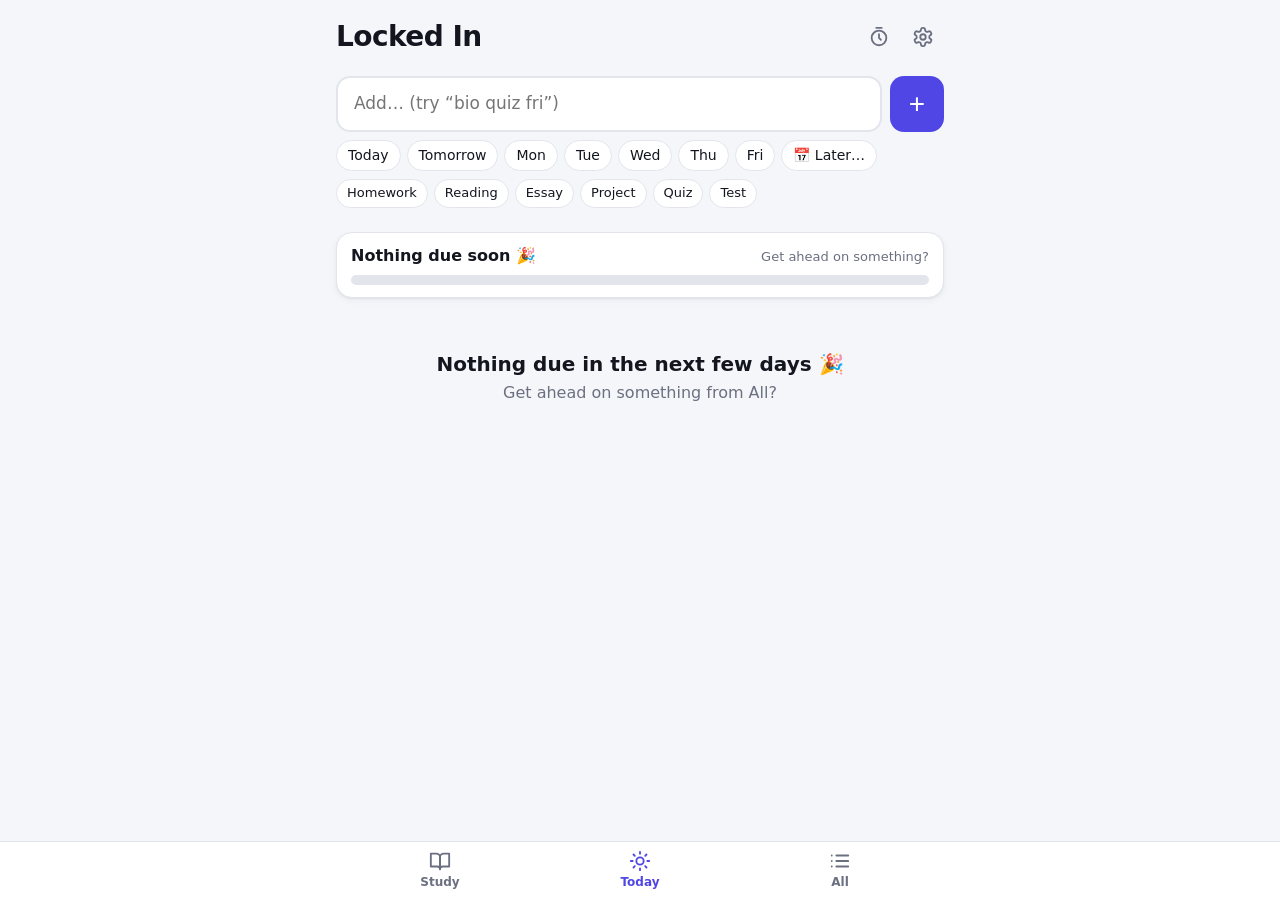
<file: index.html>
<!doctype html>
<html lang="en">
<head>
<meta charset="utf-8">
<meta name="viewport" content="width=device-width, initial-scale=1, viewport-fit=cover">
<title>Locked In</title>
<meta name="description" content="A fast homework list with study reminders and a focus timer.">
<meta name="theme-color" content="#4f46e5">
<link rel="manifest" href="manifest.webmanifest">
<link rel="icon" href="icon-192.png" type="image/png">
<link rel="apple-touch-icon" href="icon-192.png">
<link rel="stylesheet" href="css/base.css">
<link rel="stylesheet" href="css/addbar.css">
<link rel="stylesheet" href="css/list.css">
<link rel="stylesheet" href="css/tabbar.css">
<link rel="stylesheet" href="css/timer.css">
<link rel="stylesheet" href="css/sheets.css">
<link rel="stylesheet" href="css/dialogs.css">
<link rel="stylesheet" href="css/toast.css">
</head>
<body>
<div class="wrap">
  <header>
    <h1>Locked In</h1>
    <div class="hright">
      <button class="tpill" id="timer" type="button" hidden aria-label="Open focus timer"><span class="tdot"></span><span class="ph"></span><span class="tt"></span></button>
      <button class="iconbtn" id="focusBtn" aria-label="Focus timer">
        <svg width="22" height="22" viewBox="0 0 24 24" fill="none" stroke="currentColor" stroke-width="2" stroke-linecap="round" stroke-linejoin="round"><circle cx="12" cy="13" r="8"/><path d="M12 9v4l2 2M9 2h6"/></svg>
      </button>
      <button class="iconbtn" id="openSettings" aria-label="Settings">
        <svg width="22" height="22" viewBox="0 0 24 24" fill="none" stroke="currentColor" stroke-width="2" stroke-linecap="round" stroke-linejoin="round"><path d="M12.22 2h-.44a2 2 0 0 0-2 2v.18a2 2 0 0 1-1 1.73l-.43.25a2 2 0 0 1-2 0l-.15-.08a2 2 0 0 0-2.73.73l-.22.38a2 2 0 0 0 .73 2.73l.15.1a2 2 0 0 1 1 1.72v.51a2 2 0 0 1-1 1.74l-.15.09a2 2 0 0 0-.73 2.73l.22.38a2 2 0 0 0 2.73.73l.15-.08a2 2 0 0 1 2 0l.43.25a2 2 0 0 1 1 1.73V20a2 2 0 0 0 2 2h.44a2 2 0 0 0 2-2v-.18a2 2 0 0 1 1-1.73l.43-.25a2 2 0 0 1 2 0l.15.08a2 2 0 0 0 2.73-.73l.22-.39a2 2 0 0 0-.73-2.73l-.15-.08a2 2 0 0 1-1-1.74v-.5a2 2 0 0 1 1-1.74l.15-.09a2 2 0 0 0 .73-2.73l-.22-.38a2 2 0 0 0-2.73-.73l-.15.08a2 2 0 0 1-2 0l-.43-.25a2 2 0 0 1-1-1.73V4a2 2 0 0 0-2-2z"/><circle cx="12" cy="12" r="3"/></svg>
      </button>
    </div>
  </header>

  <div class="add">
    <form id="addForm" autocomplete="off">
      <input id="addInput" placeholder="Add… (try “bio quiz fri”)" enterkeyhint="go" aria-label="New assignment">
      <button type="submit" aria-label="Add">+</button>
    </form>
    <div class="chips" id="chips" aria-label="Due date"></div>
    <div class="chips types" id="typeChips" aria-label="Type"></div>
    <div class="hint" id="hint"></div>
    <input type="date" id="pickDate" class="vh" tabindex="-1" aria-hidden="true">
  </div>

  <section id="page_today">
    <div class="today-top">
      <section class="progress" id="progress" aria-label="Today's progress">
        <div class="ptop"><b id="pTitle"></b><span id="pSub"></span></div>
        <div class="bar"><i id="pBar"></i></div>
      </section>
    </div>
    <ul class="list" id="todayList"></ul>
    <div class="empty" id="todayEmpty" hidden><b>Nothing due in the next few days 🎉</b>Get ahead on something from All?</div>
    <div class="more" id="todayMore"></div>
  </section>

  <section id="page_study" hidden>
    <div class="pagehead" id="studyHead"></div>
    <ul class="list" id="studyList"></ul>
    <div class="empty" id="studyEmpty" hidden><b>No tests or quizzes coming up</b>Add one like “bio test fri”.</div>
  </section>

  <section id="page_all" hidden>
    <div class="pagehead"><span id="allCount"></span></div>
    <ul class="list" id="allList"></ul>
    <div class="empty" id="allEmpty" hidden><b>All caught up</b>Type something above to add it.</div>
    <details id="doneWrap" hidden>
      <summary><span><span class="arrow">›</span><span id="doneLabel">Done</span></span>
        <button class="linkbtn" id="clearDone" type="button">Clear</button></summary>
      <ul class="list" id="doneList"></ul>
    </details>
  </section>
</div>

<nav class="tabbar" role="tablist">
  <button role="tab" id="tab_study" aria-selected="false"><svg width="22" height="22" viewBox="0 0 24 24" fill="none" stroke="currentColor" stroke-width="2" stroke-linecap="round" stroke-linejoin="round"><path d="M2 4h6a4 4 0 0 1 4 4v13a3 3 0 0 0-3-3H2z"/><path d="M22 4h-6a4 4 0 0 0-4 4v13a3 3 0 0 1 3-3h7z"/></svg>Study</button>
  <button role="tab" id="tab_today" aria-selected="true"><svg width="22" height="22" viewBox="0 0 24 24" fill="none" stroke="currentColor" stroke-width="2" stroke-linecap="round" stroke-linejoin="round"><circle cx="12" cy="12" r="4"/><path d="M12 2v2M12 20v2M4.93 4.93l1.41 1.41M17.66 17.66l1.41 1.41M2 12h2M20 12h2M6.34 17.66l-1.41 1.41M19.07 4.93l-1.41 1.41"/></svg>Today</button>
  <button role="tab" id="tab_all" aria-selected="false"><svg width="22" height="22" viewBox="0 0 24 24" fill="none" stroke="currentColor" stroke-width="2" stroke-linecap="round" stroke-linejoin="round"><path d="M8 6h13M8 12h13M8 18h13M3 6h.01M3 12h.01M3 18h.01"/></svg>All</button>
</nav>


<!-- one assignment, full screen -->
<div class="sheet" id="itemView" role="dialog" aria-label="Assignment">
  <div class="shead">
    <button class="iconbtn" id="ivClose" aria-label="Back"><svg width="26" height="26" viewBox="0 0 24 24" fill="none" stroke="currentColor" stroke-width="2" stroke-linecap="round" stroke-linejoin="round"><path d="m6 9 6 6 6-6"/></svg></button>
    <span class="grab"></span>
    <button class="tpill" id="ivPill" type="button" hidden aria-label="Open focus timer"><span class="tdot"></span><span class="ph"></span><span class="tt"></span></button>
    <button class="iconbtn" id="ivEdit" aria-label="Edit"><svg width="22" height="22" viewBox="0 0 24 24" fill="none" stroke="currentColor" stroke-width="2" stroke-linecap="round" stroke-linejoin="round"><path d="M17 3a2.85 2.85 0 1 1 4 4L7.5 20.5 2 22l1.5-5.5Z"/></svg></button>
  </div>
  <div class="sbody">
    <span class="badge" id="ivType"></span>
    <h2 class="ivtitle" id="ivTitle"></h2>
    <p class="ivdue" id="ivDue"></p>
  </div>
  <div class="sacts">
    <button class="bigbtn" id="ivTimer" type="button"></button>
    <button class="bigbtn ok" id="ivDone" type="button"></button>
  </div>
</div>

<!-- focus timer, full screen -->
<div class="sheet" id="timerFull" role="dialog" aria-label="Focus timer">
  <div class="shead">
    <button class="iconbtn" id="tfClose" aria-label="Minimize"><svg width="26" height="26" viewBox="0 0 24 24" fill="none" stroke="currentColor" stroke-width="2" stroke-linecap="round" stroke-linejoin="round"><path d="m6 9 6 6 6-6"/></svg></button>
    <span class="grab"></span>
    <span style="width:42px"></span>
  </div>
  <div class="tfwrap">
    <div class="tfph" id="tfPhase"></div>
    <div class="bigring">
      <svg viewBox="0 0 120 120"><circle cx="60" cy="60" r="54" fill="none" stroke="var(--line)" stroke-width="7"/>
        <circle id="bigArc" cx="60" cy="60" r="54" fill="none" stroke="var(--ok)" stroke-width="7" stroke-linecap="round" stroke-dasharray="339.29" stroke-dashoffset="0"/></svg>
      <div class="tt" id="tfTime"></div>
    </div>
    <div class="tfdots" id="tfDots" aria-hidden="true"></div>
    <div class="tfsub" id="tfSub"></div>
    <div class="tfbtns" id="tfBtns"></div>
  </div>
</div>

<dialog id="edit">
  <form method="dialog" id="editForm">
    <label class="l" for="editText">Assignment</label>
    <input id="editText" required>
    <label class="l">Type</label>
    <div class="chips types" id="editTypes"></div>
    <label class="l" for="editDue">Due</label>
    <div class="daterow">
      <input id="editDue" type="date">
      <button class="btn" type="button" id="clearDue">None</button>
    </div>
    <div class="row">
      <button class="btn" type="button" id="toTop">↑ Move to top</button>
      <button class="btn" type="button" id="toBottom">↓ Move to bottom</button>
      <button class="btn danger" type="button" id="del">Delete</button>
      <button class="btn primary" value="save">Save</button>
    </div>
  </form>
</dialog>

<dialog id="settings">
  <form method="dialog">
    <h2>Settings</h2>
    <h4>Homework time</h4>
    <div class="set"><input type="checkbox" id="sSession"><div class="lbl">Daily “start homework” reminder<small>Even when nothing is due. Also tells you what’s late.</small></div><input type="time" id="sSessionTime"></div>
    <div class="days" id="sDays"></div>
    <h4>Heads-up before it’s due</h4>
    <div class="lead"><div class="lbl">Homework, reading, essays</div><div class="chips wrapchips" id="sLeadSmall"></div></div>
    <div class="lead"><div class="lbl">Tests, quizzes, projects</div><div class="chips wrapchips" id="sLeadBig"></div></div>
    <div class="set"><div class="lbl">Heads-up time<small>Tap none to turn them off</small></div><input type="time" id="sEveningTime"></div>
    <div class="set"><input type="checkbox" id="sMorning"><div class="lbl">Morning it’s due<small>“Due today: …”</small></div><input type="time" id="sMorningTime"></div>
    <h4>Late work</h4>
    <div class="lead"><div class="lbl">Remind me about late work<small>Until it’s checked off</small></div><div class="chips wrapchips" id="sLateEvery"></div></div>
    <h4>Focus timer</h4>
    <div class="set"><input type="checkbox" id="sPomo"><div class="lbl">Pomodoro breaks<small>Off = plain stopwatch</small></div></div>
    <div class="set"><div class="lbl">Focus minutes</div><input type="number" id="sFocusMin" min="5" max="90" inputmode="numeric"></div>
    <div class="set"><div class="lbl">Break minutes</div><input type="number" id="sBreakMin" min="1" max="30" inputmode="numeric"></div>
    <div class="set"><div class="lbl">Long break after<small>Focus sessions before a long break</small></div><input type="number" id="sCycle" min="2" max="10" inputmode="numeric"></div>
    <div class="set"><div class="lbl">Long break minutes</div><input type="number" id="sLongMin" min="5" max="60" inputmode="numeric"></div>
    <div class="status" id="notifStatus"></div>
    <div class="status" id="verStatus"></div>
    <div class="row">
      <button class="btn" type="button" id="testNotif">Send a test</button>
      <button class="btn primary" value="done">Done</button>
      <button class="btn full" type="button" id="fixNotif" hidden>Turn on notifications</button>
      <button class="btn full" type="button" id="checkUpdate" hidden>Check for app updates</button>
    </div>
    <details class="status" id="updLog" hidden><summary>Update log</summary><pre id="updLogText" style="white-space:pre-wrap;font-size:11px;user-select:text"></pre></details>
  </form>
</dialog>

<div class="toast" id="toast" role="status"><span id="toastMsg"></span><button id="toastBtn">Undo</button></div>

<!-- Stamped by the publish workflow ('builtin' inside the APK). The workflows edit index.html, so keep it here. -->
<script>const APP_VERSION='1.0.20';</script>
<!-- order matters: later files use what earlier ones define. See CLAUDE.md. -->
<script src="js/core.js"></script>
<script src="js/types.js"></script>
<script src="js/dates.js"></script>
<script src="js/state.js"></script>
<script src="js/addbar.js"></script>
<script src="js/pages.js"></script>
<script src="js/render.js"></script>
<script src="js/progress.js"></script>
<script src="js/toast.js"></script>
<script src="js/items.js"></script>
<script src="js/sheets.js"></script>
<script src="js/itemview.js"></script>
<script src="js/edit.js"></script>
<script src="js/timer.js"></script>
<script src="js/reminders.js"></script>
<script src="js/settings.js"></script>
<script src="js/updates.js"></script>
<script src="js/boot.js"></script>
</body>
</html>
</file>
<file: css/base.css>
/* Theme tokens (light + dark), page reset, header and shared utilities. */
:root{
  --bg:#f5f6fa; --card:#ffffff; --text:#14161f; --muted:#6b7080; --line:#e3e5ec;
  --accent:#4f46e5; --accent-soft:#eceafe; --late:#dc2626; --late-soft:#fde8e8;
  --soon:#c2410c; --soon-soft:#ffedd5; --ok:#16a34a; --ok-soft:#dcfce7;
  --test:#be185d; --test-soft:#fce7f3; --quiz:#7c3aed; --quiz-soft:#f1e8ff; --proj:#0369a1; --proj-soft:#e0f2fe;
  --shadow:0 1px 2px rgba(20,22,31,.06),0 2px 8px rgba(20,22,31,.05); --lift:0 10px 30px rgba(20,22,31,.18);
  color-scheme:light;
}
@media (prefers-color-scheme:dark){
  :root{
    --bg:#0f1117; --card:#1a1d27; --text:#eef0f6; --muted:#9097a8; --line:#2a2e3b;
    --accent:#8b85ff; --accent-soft:#25234a; --late:#f87171; --late-soft:#3a1d22;
    --soon:#fb923c; --soon-soft:#3a2617; --ok:#4ade80; --ok-soft:#14301f;
    --test:#f472b6; --test-soft:#3a1a2c; --quiz:#c4b5fd; --quiz-soft:#2c2145; --proj:#7dd3fc; --proj-soft:#132c3b;
    --shadow:none; --lift:0 10px 30px rgba(0,0,0,.5);
    color-scheme:dark;
  }
}
*{box-sizing:border-box;-webkit-tap-highlight-color:transparent}
html,body{margin:0}
body{background:var(--bg);color:var(--text);font:16px/1.4 system-ui,-apple-system,"Segoe UI",Roboto,sans-serif;
  min-height:100dvh;padding:env(safe-area-inset-top) 0 calc(env(safe-area-inset-bottom) + 84px)}
.wrap{max-width:640px;margin:0 auto;padding:0 16px}
header{display:flex;align-items:center;justify-content:space-between;padding:16px 0 8px}
h1{font-size:clamp(22px,7vw,28px);margin:0;letter-spacing:-.02em}
.hright{display:flex;align-items:center;gap:2px}
.iconbtn{border:0;background:none;color:var(--muted);width:42px;height:42px;border-radius:12px;display:grid;place-items:center;cursor:pointer}
.iconbtn:hover{background:var(--card)}
/* hidden must win over display rules elsewhere; .vh hides an element but keeps it usable (the date picker) */
[hidden]{display:none!important}
.vh{position:absolute;width:1px;height:1px;opacity:0;pointer-events:none;left:0;top:0}
</file>
<file: css/addbar.css>
/* The sticky add bar: input, due-date and type chips, hint. */
/* add bar */
.add{position:sticky;top:0;z-index:5;background:var(--bg);padding:10px 0 6px}
.add form{display:flex;gap:8px}
.add input{flex:1;min-width:0;font:inherit;font-size:17px;padding:14px 16px;border-radius:14px;border:2px solid var(--line);
  background:var(--card);color:var(--text);outline:none}
.add input:focus{border-color:var(--accent)}
.add form button{flex:none;width:54px;border:0;border-radius:14px;background:var(--accent);color:#fff;font-size:28px;line-height:1;cursor:pointer}
.chips{display:flex;gap:6px;overflow-x:auto;padding:8px 0 0;scrollbar-width:none}
.chips::-webkit-scrollbar{display:none}
.chip{flex:none;border:1.5px solid var(--line);background:var(--card);color:var(--text);border-radius:999px;padding:5px 11px;font:inherit;font-size:14px;cursor:pointer}
.chip[aria-pressed="true"]{background:var(--accent);border-color:var(--accent);color:#fff}
.chips.types .chip{font-size:13px;padding:4px 10px}
.hint{color:var(--muted);font-size:13px;min-height:18px;padding:4px 4px 0}
</file>
<file: css/list.css>
/* Today's progress card, the assignment lists, badges, page headers, the Done section. */
/* progress */
.progress{background:var(--card);border:1px solid var(--line);border-radius:16px;padding:12px 14px;box-shadow:var(--shadow)}
.ptop{display:flex;justify-content:space-between;align-items:baseline;gap:8px}
.ptop b{font-size:16px;white-space:nowrap}
.ptop span{color:var(--muted);font-size:13px;text-align:right}
.bar{height:10px;border-radius:99px;background:var(--line);margin-top:8px;overflow:hidden}
.bar i{display:block;height:100%;width:0;background:var(--ok);border-radius:99px;transition:width .4s}


/* list */
ul{list-style:none;margin:0;padding:0}
.list{display:flex;flex-direction:column;gap:8px}
.item{display:flex;align-items:center;background:var(--card);border-radius:14px;box-shadow:var(--shadow);
  border:1px solid var(--line);min-height:62px;position:relative;transition:opacity .2s, transform .2s}
.item.event{border-left:4px solid var(--quiz)}
.item.event.t-test{border-left-color:var(--test)}
/* the next thing to do on Today */
.item.first{border:2px solid var(--accent);border-left-width:5px;box-shadow:0 0 0 3px var(--accent-soft),var(--shadow)}
.item.first .text{font-weight:600}
.badge.next{background:var(--accent);color:var(--card);text-transform:uppercase;letter-spacing:.04em;font-size:11px}
.check{flex:none;width:50px;height:56px;border:0;background:none;display:grid;place-items:center;cursor:pointer;padding:0}
.check::before{content:"";width:24px;height:24px;border-radius:50%;border:2.5px solid var(--muted);transition:.15s}
.check:hover::before{border-color:var(--accent)}
.studyic{flex:none;width:50px;height:56px;display:grid;place-items:center;font-size:20px}
.item.completing{opacity:0;transform:translateX(30px)}
.item.completing .check::before,.done .check::before{background:var(--ok);border-color:var(--ok);
  background-image:url("data:image/svg+xml,%3Csvg xmlns='http://www.w3.org/2000/svg' viewBox='0 0 24 24' fill='none' stroke='white' stroke-width='3.5' stroke-linecap='round' stroke-linejoin='round'%3E%3Cpath d='M6 12.5l4 4 8-9'/%3E%3C/svg%3E");background-size:16px;background-position:center;background-repeat:no-repeat}
.body{flex:1;min-width:0;padding:10px 0;cursor:pointer;display:flex;flex-direction:column;gap:4px}
.text{overflow-wrap:anywhere}
.meta{display:flex;flex-wrap:wrap;gap:4px;align-items:center}
.badge{font-size:12px;font-weight:600;padding:2px 8px;border-radius:999px;background:var(--accent-soft);color:var(--accent);white-space:nowrap}
.badge.late{background:var(--late-soft);color:var(--late)}
.badge.soon{background:var(--soon-soft);color:var(--soon)}
.badge.t-test{background:var(--test-soft);color:var(--test)}
.badge.t-quiz{background:var(--quiz-soft);color:var(--quiz)}
.badge.t-project{background:var(--proj-soft);color:var(--proj)}
.badge.t-essay,.badge.t-reading,.badge.t-homework{background:var(--line);color:var(--muted)}
.editbtn{flex:none;width:40px;height:56px;border:0;background:none;color:var(--muted);display:grid;place-items:center;cursor:pointer;padding:0}
.empty{text-align:center;color:var(--muted);padding:40px 0}
.empty b{display:block;font-size:20px;color:var(--text);margin-bottom:4px}
.more{color:var(--muted);font-size:14px;text-align:center;padding:14px 0 0}
.more button{background:none;border:0;color:var(--accent);font:inherit;font-weight:600;cursor:pointer;padding:4px}
.pagehead{display:flex;justify-content:space-between;align-items:center;gap:8px;margin:4px 2px 10px;color:var(--muted);font-size:14px}
.pagehead b{color:var(--text)}
.today-top{display:flex;flex-direction:column;gap:10px;margin-bottom:12px}

/* done */
details{margin-top:24px}
summary{color:var(--muted);font-weight:600;cursor:pointer;padding:8px 2px;list-style:none;display:flex;justify-content:space-between;align-items:center}
summary::-webkit-details-marker{display:none}
summary .arrow{display:inline-block;transition:transform .2s;margin-right:6px}
details[open] summary .arrow{transform:rotate(90deg)}
.linkbtn{background:none;border:0;color:var(--accent);font:inherit;font-size:14px;cursor:pointer;padding:6px}
#doneList{gap:6px}
.done{opacity:.6;min-height:48px}
.done .text{text-decoration:line-through}
.done .check{height:46px}
</file>
<file: css/tabbar.css>
/* Bottom tab bar (Study / Today / All). */
/* bottom tab bar */
.tabbar{position:fixed;left:0;right:0;bottom:0;z-index:14;background:var(--card);border-top:1px solid var(--line);
  display:flex;justify-content:center;padding:0 0 env(safe-area-inset-bottom)}
.tabbar button{flex:1;max-width:200px;border:0;background:none;color:var(--muted);font:inherit;font-size:12px;font-weight:600;
  padding:8px 0 9px;display:flex;flex-direction:column;align-items:center;gap:2px;cursor:pointer}
.tabbar button[aria-selected="true"]{color:var(--accent)}
</file>
<file: css/timer.css>
/* Focus timer: the header pill, controls, and the full-screen timer. */
/* timer pill: in the header while a timer exists (header then stays pinned above the add bar),
   plus a twin in the item view's top bar. Tap either to open the full timer. */
body.timing header{position:sticky;top:0;z-index:6;background:var(--bg);margin:0 -16px;padding:16px 16px 8px}
body.timing .add{top:var(--hh,66px)}   /* --hh = measured header height, kept current by a ResizeObserver */
body.timing #focusBtn{display:none}
body.timing h1{min-width:0;white-space:nowrap;overflow:hidden;text-overflow:ellipsis}
body.timing #itemView .grab{display:none}
.tpill{display:inline-flex;align-items:center;gap:7px;height:34px;padding:0 12px 0 10px;border-radius:999px;border:1.5px solid var(--line);
  background:var(--card);color:var(--text);font:inherit;cursor:pointer;white-space:nowrap;box-shadow:var(--shadow)}
.tpill[hidden]{display:none}
.tpill .ph{font-size:11px;font-weight:700;text-transform:uppercase;letter-spacing:.06em;color:var(--ok)}
.tpill .ph.brk{color:var(--soon)}
.tpill .tt{font-size:15px;font-weight:700;font-variant-numeric:tabular-nums}
.tdot{flex:none;width:8px;height:8px;border-radius:50%;background:var(--ok);animation:tpulse 2s ease-in-out infinite}
.tdot.brk{background:var(--soon)}
.tdot.idle{background:var(--muted);animation:none}
@keyframes tpulse{50%{opacity:.35}}
@media (prefers-reduced-motion:reduce){.tdot{animation:none}}
.tbtns{display:flex;gap:6px}
.tfdots{display:flex;gap:8px;min-height:10px}
.tfdots i{width:10px;height:10px;border-radius:50%;border:2px solid var(--line)}
.tfdots i.on{background:var(--ok);border-color:var(--ok)}
.tfdots.brk i.on{background:var(--soon);border-color:var(--soon)}
.tbtn{width:44px;height:44px;border-radius:12px;border:1.5px solid var(--line);background:var(--bg);color:var(--text);display:grid;place-items:center;cursor:pointer;font-size:18px}
.tbtn.go{background:var(--accent);border-color:var(--accent);color:#fff;width:auto;padding:0 14px;font:inherit;font-weight:600;font-size:15px}

.tfwrap{flex:1;display:flex;flex-direction:column;align-items:center;justify-content:center;gap:20px;padding:20px}
.tfph{font-size:15px;font-weight:700;text-transform:uppercase;letter-spacing:.1em;color:var(--ok)}
.tfph.brk{color:var(--soon)}
.bigring{position:relative;width:min(74vw,320px);aspect-ratio:1}
.bigring svg{width:100%;height:100%;transform:rotate(-90deg)}
.bigring .tt{position:absolute;inset:0;display:grid;place-items:center;font-size:clamp(44px,16vw,76px);font-weight:700;font-variant-numeric:tabular-nums}
.tfsub{color:var(--muted);min-height:20px}
.tfbtns{display:flex;gap:14px}
.tfbtns .tbtn{width:68px;height:68px;border-radius:22px;font-size:26px}
.tfbtns .tbtn.go{width:auto;padding:0 28px;font-size:19px}
</file>
<file: css/sheets.css>
/* Full-screen sheets (an assignment, the timer) and the item view. */
/* full-screen views (an assignment, the timer) */
.sheet{position:fixed;inset:0;z-index:20;background:var(--bg);display:flex;flex-direction:column;
  padding:env(safe-area-inset-top) 0 env(safe-area-inset-bottom);transform:translateY(100%);visibility:hidden;
  transition:transform .28s cubic-bezier(.2,.8,.2,1),visibility 0s .28s;overscroll-behavior:contain}
.sheet.open{transform:none;visibility:visible;transition:transform .28s cubic-bezier(.2,.8,.2,1)}
.sheet.dragging{transition:none}
#timerFull{z-index:30}
.shead{display:flex;align-items:center;justify-content:space-between;padding:8px 8px 0;max-width:640px;width:100%;margin:0 auto}
.grab{width:44px;height:5px;border-radius:9px;background:var(--line)}
.sbody{flex:1;overflow:auto;padding:24px 20px;max-width:640px;width:100%;margin:0 auto}
.ivtitle{font-size:30px;line-height:1.2;margin:14px 0 10px;overflow-wrap:anywhere;letter-spacing:-.01em}
.ivdue{font-size:18px;color:var(--muted);margin:0}
.ivdue.late{color:var(--late)}
.sacts{display:flex;flex-direction:column;gap:10px;padding:16px 20px 24px;max-width:640px;width:100%;margin:0 auto}
.bigbtn{font:inherit;font-size:18px;font-weight:600;padding:16px;border-radius:16px;border:1.5px solid var(--line);background:var(--card);color:var(--text);cursor:pointer}
.bigbtn.ok{background:var(--ok);border-color:var(--ok);color:#fff}
</file>
<file: css/dialogs.css>
/* Bottom-sheet dialogs: edit an assignment, settings. */
/* dialogs */
dialog{border:0;border-radius:20px 20px 0 0;padding:20px 16px calc(20px + env(safe-area-inset-bottom));width:100%;max-width:640px;
  margin:auto auto 0;background:var(--card);color:var(--text);max-height:90dvh;overflow:auto}
dialog::backdrop{background:rgba(0,0,0,.4)}
dialog h2{margin:0 0 4px;font-size:20px}
dialog h4{margin:18px 0 0;font-size:13px;text-transform:uppercase;letter-spacing:.06em;color:var(--muted)}
dialog label.l{display:block;font-size:13px;color:var(--muted);margin:12px 0 6px}
dialog input:not([type=checkbox]){width:100%;font:inherit;font-size:17px;padding:12px 14px;border-radius:12px;border:2px solid var(--line);background:var(--bg);color:var(--text)}
dialog input:focus{outline:none;border-color:var(--accent)}
.daterow{display:flex;gap:8px}
.daterow input{flex:1}
.row{display:grid;grid-template-columns:1fr 1fr;gap:8px;margin-top:16px}
.btn{font:inherit;font-size:15px;padding:12px;border-radius:12px;border:1.5px solid var(--line);background:var(--bg);color:var(--text);cursor:pointer}
.btn.primary{background:var(--accent);border-color:var(--accent);color:#fff;font-weight:600}
.btn.danger{color:var(--late)}
.btn.full{grid-column:1/-1}
.spent{font-size:13px;color:var(--muted);margin-top:10px}
.set{display:flex;align-items:center;gap:12px;padding:12px 0;border-bottom:1px solid var(--line)}
.set .lbl{flex:1}
.set .lbl small{display:block;color:var(--muted);font-size:13px}
.set input[type=time],.set input[type=number]{width:auto !important;max-width:160px;padding:8px 10px !important;font-size:16px !important}
.set input[type=checkbox]{width:22px;height:22px;accent-color:var(--accent);flex:none}
.lead{padding:12px 0;border-bottom:1px solid var(--line)}
.lead .lbl small{display:block;color:var(--muted);font-size:13px}
.wrapchips{flex-wrap:wrap;overflow:visible}
.days{display:flex;gap:4px;padding:10px 0;border-bottom:1px solid var(--line)}
.days .chip{flex:1;padding:6px 0;text-align:center}
.status{font-size:13px;color:var(--muted);margin-top:12px}
.status.warn{color:var(--late)}
</file>
<file: css/toast.css>
/* Toast with undo. */
/* toast */
.toast{position:fixed;left:50%;bottom:calc(72px + env(safe-area-inset-bottom));transform:translate(-50%,160px);background:#14161f;color:#fff;
  border-radius:12px;padding:10px 8px 10px 16px;display:flex;align-items:center;gap:12px;box-shadow:var(--lift);transition:transform .25s;z-index:40;width:max-content;max-width:calc(100% - 32px)}
.toast{pointer-events:none;opacity:0;visibility:hidden;transition:transform .25s,opacity .25s,visibility 0s .25s}
.toast.show{transform:translate(-50%,0);opacity:1;visibility:visible;transition:transform .25s,opacity .25s}
.toast button{pointer-events:auto}
body:has(.sheet.open) .toast{bottom:calc(200px + env(safe-area-inset-bottom))}
.toast button{background:none;border:0;color:#a5b4fc;font:inherit;font-weight:700;padding:6px 10px;cursor:pointer}
</file>
<file: www/css/base.css>
/* Theme tokens (light + dark), page reset, header and shared utilities. */
:root{
  --bg:#f5f6fa; --card:#ffffff; --text:#14161f; --muted:#6b7080; --line:#e3e5ec;
  --accent:#4f46e5; --accent-soft:#eceafe; --late:#dc2626; --late-soft:#fde8e8;
  --soon:#c2410c; --soon-soft:#ffedd5; --ok:#16a34a; --ok-soft:#dcfce7;
  --test:#be185d; --test-soft:#fce7f3; --quiz:#7c3aed; --quiz-soft:#f1e8ff; --proj:#0369a1; --proj-soft:#e0f2fe;
  --shadow:0 1px 2px rgba(20,22,31,.06),0 2px 8px rgba(20,22,31,.05); --lift:0 10px 30px rgba(20,22,31,.18);
  color-scheme:light;
}
@media (prefers-color-scheme:dark){
  :root{
    --bg:#0f1117; --card:#1a1d27; --text:#eef0f6; --muted:#9097a8; --line:#2a2e3b;
    --accent:#8b85ff; --accent-soft:#25234a; --late:#f87171; --late-soft:#3a1d22;
    --soon:#fb923c; --soon-soft:#3a2617; --ok:#4ade80; --ok-soft:#14301f;
    --test:#f472b6; --test-soft:#3a1a2c; --quiz:#c4b5fd; --quiz-soft:#2c2145; --proj:#7dd3fc; --proj-soft:#132c3b;
    --shadow:none; --lift:0 10px 30px rgba(0,0,0,.5);
    color-scheme:dark;
  }
}
*{box-sizing:border-box;-webkit-tap-highlight-color:transparent}
html,body{margin:0}
body{background:var(--bg);color:var(--text);font:16px/1.4 system-ui,-apple-system,"Segoe UI",Roboto,sans-serif;
  min-height:100dvh;padding:env(safe-area-inset-top) 0 calc(env(safe-area-inset-bottom) + 84px)}
.wrap{max-width:640px;margin:0 auto;padding:0 16px}
header{display:flex;align-items:center;justify-content:space-between;padding:16px 0 8px}
h1{font-size:clamp(22px,7vw,28px);margin:0;letter-spacing:-.02em}
.hright{display:flex;align-items:center;gap:2px}
.iconbtn{border:0;background:none;color:var(--muted);width:42px;height:42px;border-radius:12px;display:grid;place-items:center;cursor:pointer}
.iconbtn:hover{background:var(--card)}
/* hidden must win over display rules elsewhere; .vh hides an element but keeps it usable (the date picker) */
[hidden]{display:none!important}
.vh{position:absolute;width:1px;height:1px;opacity:0;pointer-events:none;left:0;top:0}
</file>
<file: www/css/addbar.css>
/* The sticky add bar: input, due-date and type chips, hint. */
/* add bar */
.add{position:sticky;top:0;z-index:5;background:var(--bg);padding:10px 0 6px}
.add form{display:flex;gap:8px}
.add input{flex:1;min-width:0;font:inherit;font-size:17px;padding:14px 16px;border-radius:14px;border:2px solid var(--line);
  background:var(--card);color:var(--text);outline:none}
.add input:focus{border-color:var(--accent)}
.add form button{flex:none;width:54px;border:0;border-radius:14px;background:var(--accent);color:#fff;font-size:28px;line-height:1;cursor:pointer}
.chips{display:flex;gap:6px;overflow-x:auto;padding:8px 0 0;scrollbar-width:none}
.chips::-webkit-scrollbar{display:none}
.chip{flex:none;border:1.5px solid var(--line);background:var(--card);color:var(--text);border-radius:999px;padding:5px 11px;font:inherit;font-size:14px;cursor:pointer}
.chip[aria-pressed="true"]{background:var(--accent);border-color:var(--accent);color:#fff}
.chips.types .chip{font-size:13px;padding:4px 10px}
.hint{color:var(--muted);font-size:13px;min-height:18px;padding:4px 4px 0}
</file>
<file: www/css/list.css>
/* Today's progress card, the assignment lists, badges, page headers, the Done section. */
/* progress */
.progress{background:var(--card);border:1px solid var(--line);border-radius:16px;padding:12px 14px;box-shadow:var(--shadow)}
.ptop{display:flex;justify-content:space-between;align-items:baseline;gap:8px}
.ptop b{font-size:16px;white-space:nowrap}
.ptop span{color:var(--muted);font-size:13px;text-align:right}
.bar{height:10px;border-radius:99px;background:var(--line);margin-top:8px;overflow:hidden}
.bar i{display:block;height:100%;width:0;background:var(--ok);border-radius:99px;transition:width .4s}


/* list */
ul{list-style:none;margin:0;padding:0}
.list{display:flex;flex-direction:column;gap:8px}
.item{display:flex;align-items:center;background:var(--card);border-radius:14px;box-shadow:var(--shadow);
  border:1px solid var(--line);min-height:62px;position:relative;transition:opacity .2s, transform .2s}
.item.event{border-left:4px solid var(--quiz)}
.item.event.t-test{border-left-color:var(--test)}
/* the next thing to do on Today */
.item.first{border:2px solid var(--accent);border-left-width:5px;box-shadow:0 0 0 3px var(--accent-soft),var(--shadow)}
.item.first .text{font-weight:600}
.badge.next{background:var(--accent);color:var(--card);text-transform:uppercase;letter-spacing:.04em;font-size:11px}
.check{flex:none;width:50px;height:56px;border:0;background:none;display:grid;place-items:center;cursor:pointer;padding:0}
.check::before{content:"";width:24px;height:24px;border-radius:50%;border:2.5px solid var(--muted);transition:.15s}
.check:hover::before{border-color:var(--accent)}
.studyic{flex:none;width:50px;height:56px;display:grid;place-items:center;font-size:20px}
.item.completing{opacity:0;transform:translateX(30px)}
.item.completing .check::before,.done .check::before{background:var(--ok);border-color:var(--ok);
  background-image:url("data:image/svg+xml,%3Csvg xmlns='http://www.w3.org/2000/svg' viewBox='0 0 24 24' fill='none' stroke='white' stroke-width='3.5' stroke-linecap='round' stroke-linejoin='round'%3E%3Cpath d='M6 12.5l4 4 8-9'/%3E%3C/svg%3E");background-size:16px;background-position:center;background-repeat:no-repeat}
.body{flex:1;min-width:0;padding:10px 0;cursor:pointer;display:flex;flex-direction:column;gap:4px}
.text{overflow-wrap:anywhere}
.meta{display:flex;flex-wrap:wrap;gap:4px;align-items:center}
.badge{font-size:12px;font-weight:600;padding:2px 8px;border-radius:999px;background:var(--accent-soft);color:var(--accent);white-space:nowrap}
.badge.late{background:var(--late-soft);color:var(--late)}
.badge.soon{background:var(--soon-soft);color:var(--soon)}
.badge.t-test{background:var(--test-soft);color:var(--test)}
.badge.t-quiz{background:var(--quiz-soft);color:var(--quiz)}
.badge.t-project{background:var(--proj-soft);color:var(--proj)}
.badge.t-essay,.badge.t-reading,.badge.t-homework{background:var(--line);color:var(--muted)}
.editbtn{flex:none;width:40px;height:56px;border:0;background:none;color:var(--muted);display:grid;place-items:center;cursor:pointer;padding:0}
.empty{text-align:center;color:var(--muted);padding:40px 0}
.empty b{display:block;font-size:20px;color:var(--text);margin-bottom:4px}
.more{color:var(--muted);font-size:14px;text-align:center;padding:14px 0 0}
.more button{background:none;border:0;color:var(--accent);font:inherit;font-weight:600;cursor:pointer;padding:4px}
.pagehead{display:flex;justify-content:space-between;align-items:center;gap:8px;margin:4px 2px 10px;color:var(--muted);font-size:14px}
.pagehead b{color:var(--text)}
.today-top{display:flex;flex-direction:column;gap:10px;margin-bottom:12px}

/* done */
details{margin-top:24px}
summary{color:var(--muted);font-weight:600;cursor:pointer;padding:8px 2px;list-style:none;display:flex;justify-content:space-between;align-items:center}
summary::-webkit-details-marker{display:none}
summary .arrow{display:inline-block;transition:transform .2s;margin-right:6px}
details[open] summary .arrow{transform:rotate(90deg)}
.linkbtn{background:none;border:0;color:var(--accent);font:inherit;font-size:14px;cursor:pointer;padding:6px}
#doneList{gap:6px}
.done{opacity:.6;min-height:48px}
.done .text{text-decoration:line-through}
.done .check{height:46px}
</file>
<file: www/css/tabbar.css>
/* Bottom tab bar (Study / Today / All). */
/* bottom tab bar */
.tabbar{position:fixed;left:0;right:0;bottom:0;z-index:14;background:var(--card);border-top:1px solid var(--line);
  display:flex;justify-content:center;padding:0 0 env(safe-area-inset-bottom)}
.tabbar button{flex:1;max-width:200px;border:0;background:none;color:var(--muted);font:inherit;font-size:12px;font-weight:600;
  padding:8px 0 9px;display:flex;flex-direction:column;align-items:center;gap:2px;cursor:pointer}
.tabbar button[aria-selected="true"]{color:var(--accent)}
</file>
<file: www/css/timer.css>
/* Focus timer: the header pill, controls, and the full-screen timer. */
/* timer pill: in the header while a timer exists (header then stays pinned above the add bar),
   plus a twin in the item view's top bar. Tap either to open the full timer. */
body.timing header{position:sticky;top:0;z-index:6;background:var(--bg);margin:0 -16px;padding:16px 16px 8px}
body.timing .add{top:var(--hh,66px)}   /* --hh = measured header height, kept current by a ResizeObserver */
body.timing #focusBtn{display:none}
body.timing h1{min-width:0;white-space:nowrap;overflow:hidden;text-overflow:ellipsis}
body.timing #itemView .grab{display:none}
.tpill{display:inline-flex;align-items:center;gap:7px;height:34px;padding:0 12px 0 10px;border-radius:999px;border:1.5px solid var(--line);
  background:var(--card);color:var(--text);font:inherit;cursor:pointer;white-space:nowrap;box-shadow:var(--shadow)}
.tpill[hidden]{display:none}
.tpill .ph{font-size:11px;font-weight:700;text-transform:uppercase;letter-spacing:.06em;color:var(--ok)}
.tpill .ph.brk{color:var(--soon)}
.tpill .tt{font-size:15px;font-weight:700;font-variant-numeric:tabular-nums}
.tdot{flex:none;width:8px;height:8px;border-radius:50%;background:var(--ok);animation:tpulse 2s ease-in-out infinite}
.tdot.brk{background:var(--soon)}
.tdot.idle{background:var(--muted);animation:none}
@keyframes tpulse{50%{opacity:.35}}
@media (prefers-reduced-motion:reduce){.tdot{animation:none}}
.tbtns{display:flex;gap:6px}
.tfdots{display:flex;gap:8px;min-height:10px}
.tfdots i{width:10px;height:10px;border-radius:50%;border:2px solid var(--line)}
.tfdots i.on{background:var(--ok);border-color:var(--ok)}
.tfdots.brk i.on{background:var(--soon);border-color:var(--soon)}
.tbtn{width:44px;height:44px;border-radius:12px;border:1.5px solid var(--line);background:var(--bg);color:var(--text);display:grid;place-items:center;cursor:pointer;font-size:18px}
.tbtn.go{background:var(--accent);border-color:var(--accent);color:#fff;width:auto;padding:0 14px;font:inherit;font-weight:600;font-size:15px}

.tfwrap{flex:1;display:flex;flex-direction:column;align-items:center;justify-content:center;gap:20px;padding:20px}
.tfph{font-size:15px;font-weight:700;text-transform:uppercase;letter-spacing:.1em;color:var(--ok)}
.tfph.brk{color:var(--soon)}
.bigring{position:relative;width:min(74vw,320px);aspect-ratio:1}
.bigring svg{width:100%;height:100%;transform:rotate(-90deg)}
.bigring .tt{position:absolute;inset:0;display:grid;place-items:center;font-size:clamp(44px,16vw,76px);font-weight:700;font-variant-numeric:tabular-nums}
.tfsub{color:var(--muted);min-height:20px}
.tfbtns{display:flex;gap:14px}
.tfbtns .tbtn{width:68px;height:68px;border-radius:22px;font-size:26px}
.tfbtns .tbtn.go{width:auto;padding:0 28px;font-size:19px}
</file>
<file: www/css/sheets.css>
/* Full-screen sheets (an assignment, the timer) and the item view. */
/* full-screen views (an assignment, the timer) */
.sheet{position:fixed;inset:0;z-index:20;background:var(--bg);display:flex;flex-direction:column;
  padding:env(safe-area-inset-top) 0 env(safe-area-inset-bottom);transform:translateY(100%);visibility:hidden;
  transition:transform .28s cubic-bezier(.2,.8,.2,1),visibility 0s .28s;overscroll-behavior:contain}
.sheet.open{transform:none;visibility:visible;transition:transform .28s cubic-bezier(.2,.8,.2,1)}
.sheet.dragging{transition:none}
#timerFull{z-index:30}
.shead{display:flex;align-items:center;justify-content:space-between;padding:8px 8px 0;max-width:640px;width:100%;margin:0 auto}
.grab{width:44px;height:5px;border-radius:9px;background:var(--line)}
.sbody{flex:1;overflow:auto;padding:24px 20px;max-width:640px;width:100%;margin:0 auto}
.ivtitle{font-size:30px;line-height:1.2;margin:14px 0 10px;overflow-wrap:anywhere;letter-spacing:-.01em}
.ivdue{font-size:18px;color:var(--muted);margin:0}
.ivdue.late{color:var(--late)}
.sacts{display:flex;flex-direction:column;gap:10px;padding:16px 20px 24px;max-width:640px;width:100%;margin:0 auto}
.bigbtn{font:inherit;font-size:18px;font-weight:600;padding:16px;border-radius:16px;border:1.5px solid var(--line);background:var(--card);color:var(--text);cursor:pointer}
.bigbtn.ok{background:var(--ok);border-color:var(--ok);color:#fff}
</file>
<file: www/css/dialogs.css>
/* Bottom-sheet dialogs: edit an assignment, settings. */
/* dialogs */
dialog{border:0;border-radius:20px 20px 0 0;padding:20px 16px calc(20px + env(safe-area-inset-bottom));width:100%;max-width:640px;
  margin:auto auto 0;background:var(--card);color:var(--text);max-height:90dvh;overflow:auto}
dialog::backdrop{background:rgba(0,0,0,.4)}
dialog h2{margin:0 0 4px;font-size:20px}
dialog h4{margin:18px 0 0;font-size:13px;text-transform:uppercase;letter-spacing:.06em;color:var(--muted)}
dialog label.l{display:block;font-size:13px;color:var(--muted);margin:12px 0 6px}
dialog input:not([type=checkbox]){width:100%;font:inherit;font-size:17px;padding:12px 14px;border-radius:12px;border:2px solid var(--line);background:var(--bg);color:var(--text)}
dialog input:focus{outline:none;border-color:var(--accent)}
.daterow{display:flex;gap:8px}
.daterow input{flex:1}
.row{display:grid;grid-template-columns:1fr 1fr;gap:8px;margin-top:16px}
.btn{font:inherit;font-size:15px;padding:12px;border-radius:12px;border:1.5px solid var(--line);background:var(--bg);color:var(--text);cursor:pointer}
.btn.primary{background:var(--accent);border-color:var(--accent);color:#fff;font-weight:600}
.btn.danger{color:var(--late)}
.btn.full{grid-column:1/-1}
.spent{font-size:13px;color:var(--muted);margin-top:10px}
.set{display:flex;align-items:center;gap:12px;padding:12px 0;border-bottom:1px solid var(--line)}
.set .lbl{flex:1}
.set .lbl small{display:block;color:var(--muted);font-size:13px}
.set input[type=time],.set input[type=number]{width:auto !important;max-width:160px;padding:8px 10px !important;font-size:16px !important}
.set input[type=checkbox]{width:22px;height:22px;accent-color:var(--accent);flex:none}
.lead{padding:12px 0;border-bottom:1px solid var(--line)}
.lead .lbl small{display:block;color:var(--muted);font-size:13px}
.wrapchips{flex-wrap:wrap;overflow:visible}
.days{display:flex;gap:4px;padding:10px 0;border-bottom:1px solid var(--line)}
.days .chip{flex:1;padding:6px 0;text-align:center}
.status{font-size:13px;color:var(--muted);margin-top:12px}
.status.warn{color:var(--late)}
</file>
<file: www/css/toast.css>
/* Toast with undo. */
/* toast */
.toast{position:fixed;left:50%;bottom:calc(72px + env(safe-area-inset-bottom));transform:translate(-50%,160px);background:#14161f;color:#fff;
  border-radius:12px;padding:10px 8px 10px 16px;display:flex;align-items:center;gap:12px;box-shadow:var(--lift);transition:transform .25s;z-index:40;width:max-content;max-width:calc(100% - 32px)}
.toast{pointer-events:none;opacity:0;visibility:hidden;transition:transform .25s,opacity .25s,visibility 0s .25s}
.toast.show{transform:translate(-50%,0);opacity:1;visibility:visible;transition:transform .25s,opacity .25s}
.toast button{pointer-events:auto}
body:has(.sheet.open) .toast{bottom:calc(200px + env(safe-area-inset-bottom))}
.toast button{background:none;border:0;color:#a5b4fc;font:inherit;font-weight:700;padding:6px 10px;cursor:pointer}
</file>
